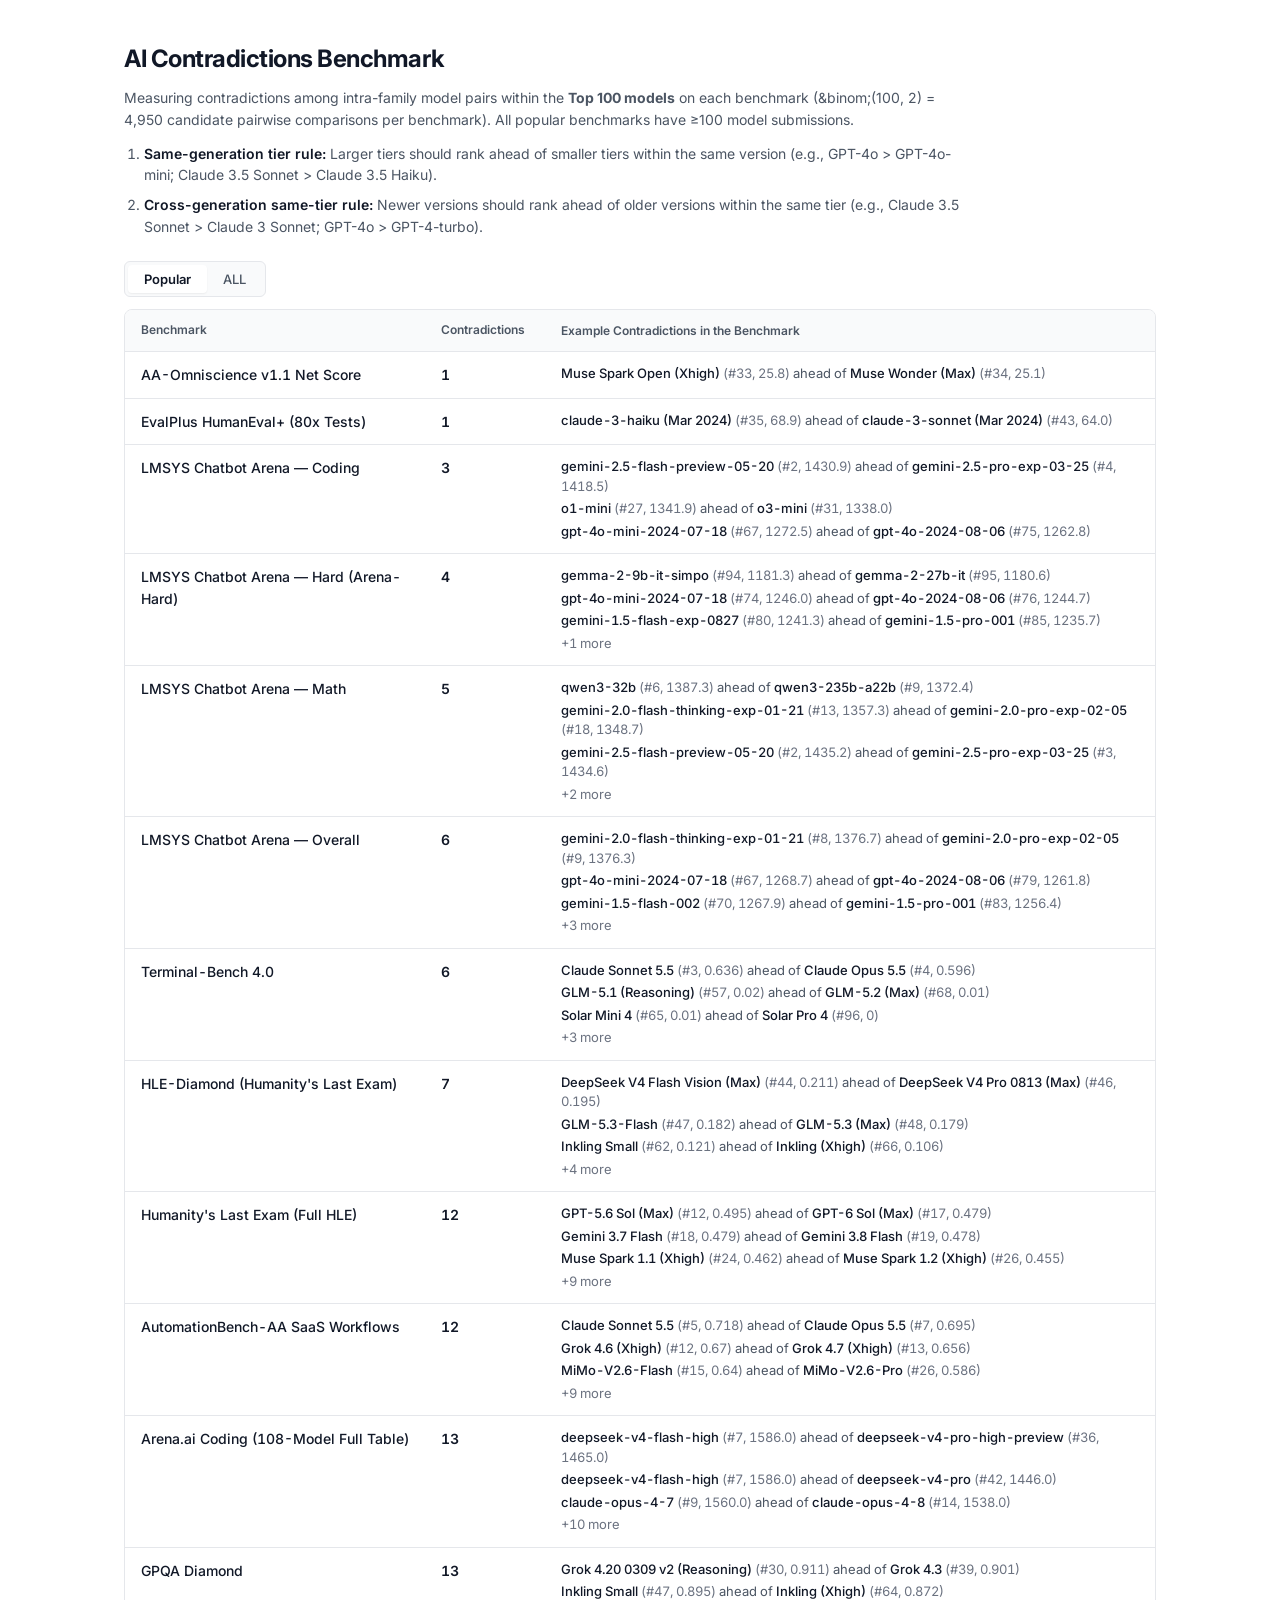
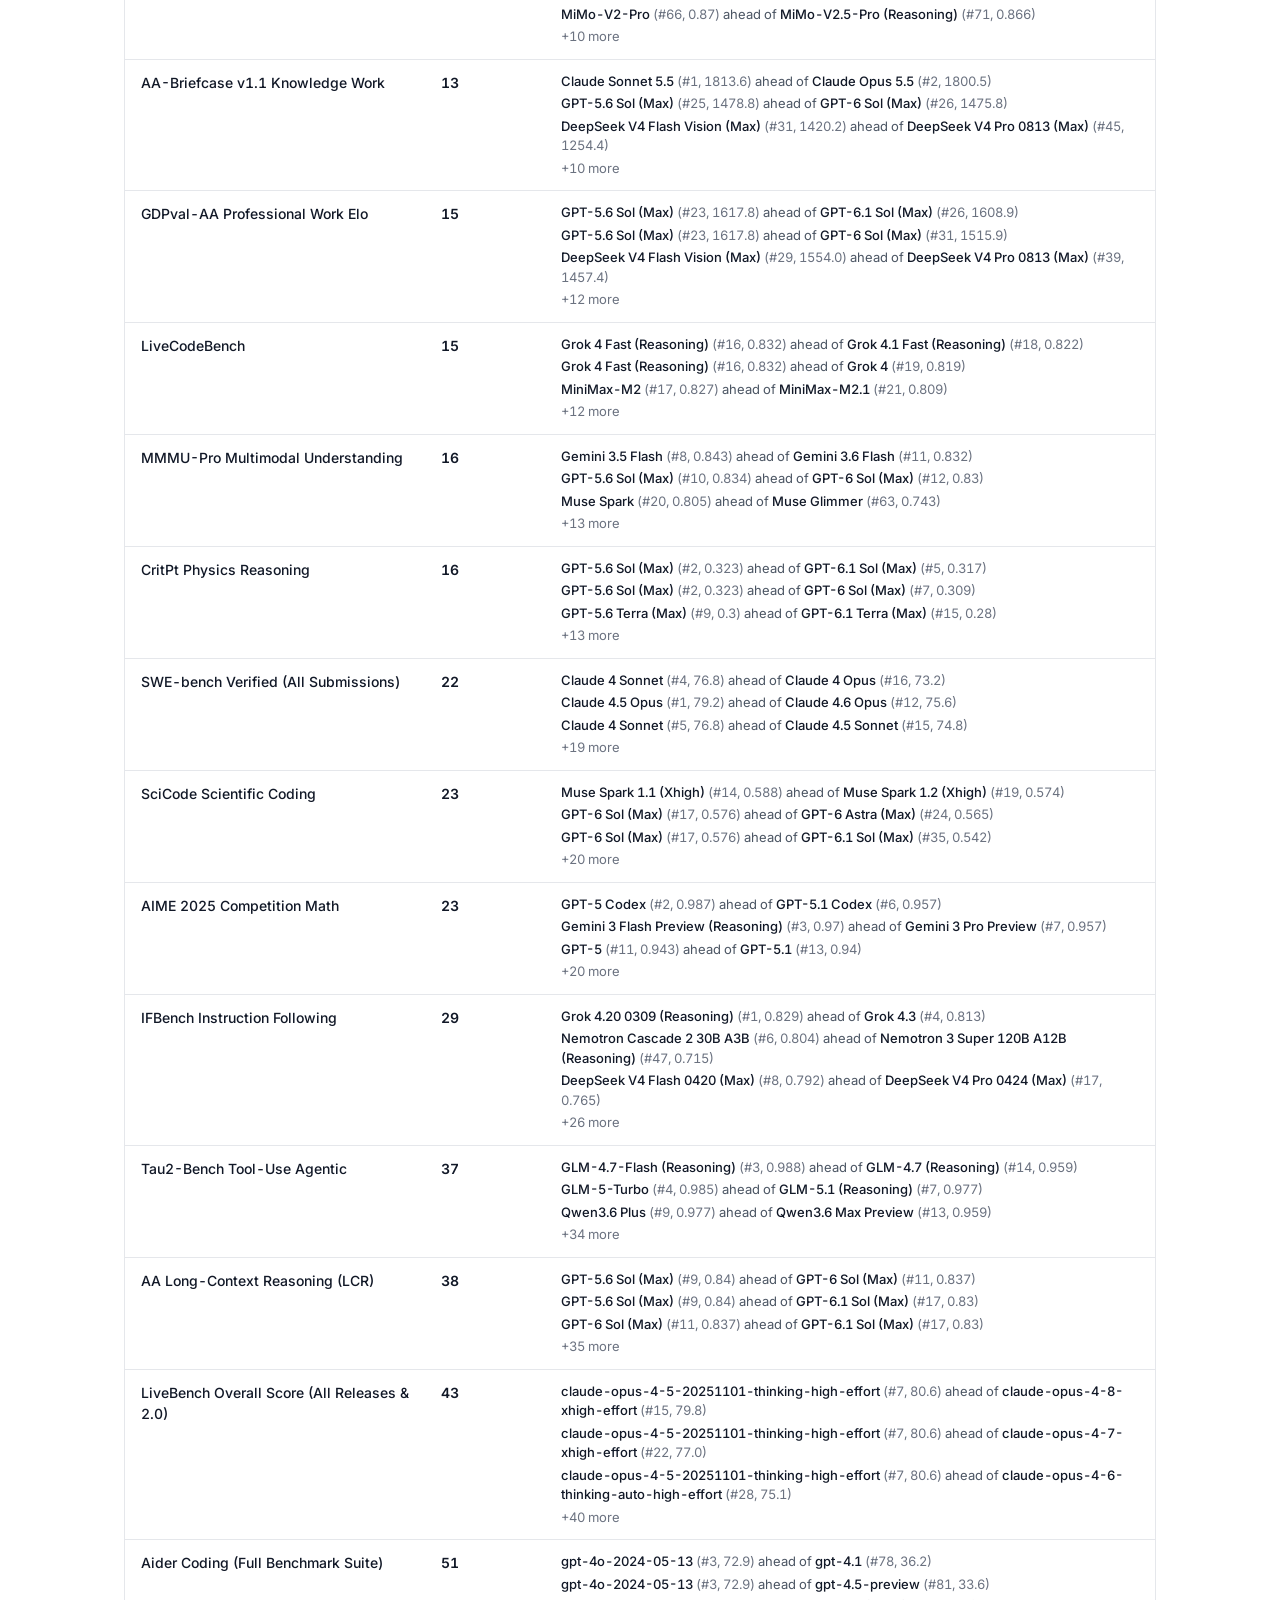
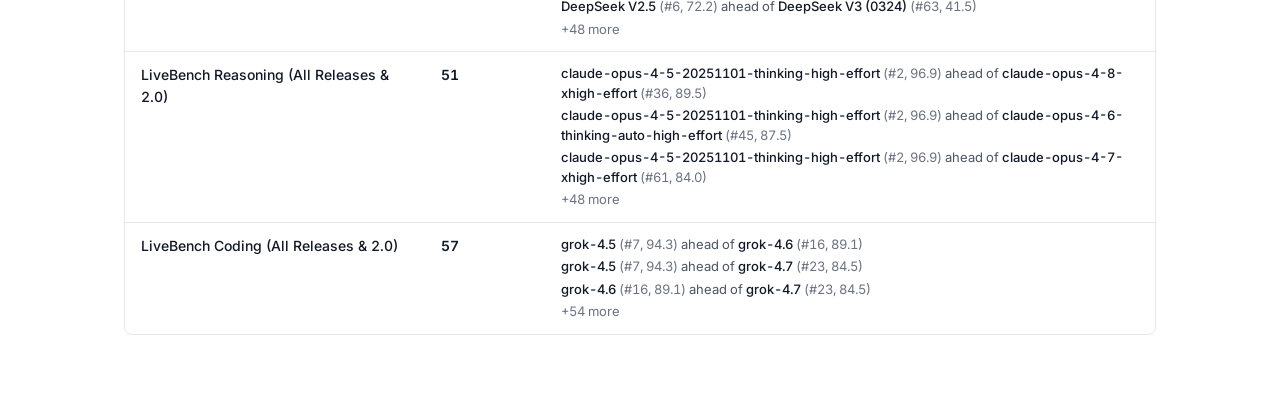
<file: index.html>
<!DOCTYPE html>
<html lang="en">
<head>
  <meta charset="UTF-8" />
  <meta name="viewport" content="width=device-width, initial-scale=1.0" />
  <title>AI Contradictions Benchmark</title>
  <meta name="description" content="Measuring the count of contradicted intra-family model pairs within the Top 100 ranked models across AI benchmarks." />
  <link rel="preconnect" href="https://fonts.googleapis.com">
  <link rel="preconnect" href="https://fonts.gstatic.com" crossorigin>
  <link href="https://fonts.googleapis.com/css2?family=Inter:wght@400;500;600;700&display=swap" rel="stylesheet">
  <link rel="stylesheet" href="styles.css" />
</head>
<body>
  <main class="container">
    <header class="page-header">
      <h1>AI Contradictions Benchmark</h1>
      <p class="intro">Measuring contradictions among intra-family model pairs within the <strong>Top 100 models</strong> on each benchmark (&binom;(100, 2) = 4,950 candidate pairwise comparisons per benchmark). All popular benchmarks have &ge;100 model submissions.</p>
      <ol class="rules-list">
        <li><strong>Same-generation tier rule:</strong> Larger tiers should rank ahead of smaller tiers within the same version (e.g., GPT-4o &gt; GPT-4o-mini; Claude 3.5 Sonnet &gt; Claude 3.5 Haiku).</li>
        <li><strong>Cross-generation same-tier rule:</strong> Newer versions should rank ahead of older versions within the same tier (e.g., Claude 3.5 Sonnet &gt; Claude 3 Sonnet; GPT-4o &gt; GPT-4-turbo).</li>
      </ol>
    </header>

    <div class="toolbar">
      <div class="view-toggle" role="tablist" aria-label="Benchmark view">
        <button type="button" id="btnPopular" class="toggle-btn active" data-view="popular_benchmarks">Popular</button>
        <button type="button" id="btnAll" class="toggle-btn" data-view="ALL">ALL</button>
      </div>
    </div>

    <div class="table-wrapper">
      <table class="clean-table" id="benchmarksTable">
        <thead>
          <tr>
            <th class="col-name">Benchmark</th>
            <th class="col-score">Contradictions</th>
            <th class="col-examples">Example Contradictions in the Benchmark</th>
          </tr>
        </thead>
        <tbody id="tableBody"></tbody>
      </table>
    </div>
  </main>

  <script src="data.js"></script>
  <script src="app.js"></script>
</body>
</html>
</file>
<file: styles.css>
:root {
  --bg: #ffffff;
  --bg-subtle: #f9fafb;
  --bg-hover: #f3f4f6;
  --text-main: #111827;
  --text-secondary: #4b5563;
  --text-muted: #6b7280;
  --border: #e5e7eb;
  --font-sans: 'Inter', -apple-system, BlinkMacSystemFont, 'Segoe UI', Roboto, sans-serif;
}

* {
  box-sizing: border-box;
  margin: 0;
  padding: 0;
}

body {
  background-color: var(--bg);
  color: var(--text-main);
  font-family: var(--font-sans);
  font-size: 14px;
  line-height: 1.55;
  -webkit-font-smoothing: antialiased;
}

.container {
  max-width: 1080px;
  margin: 0 auto;
  padding: 40px 24px 72px;
}

.page-header {
  max-width: 840px;
  margin-bottom: 24px;
}

.page-header h1 {
  font-size: 24px;
  font-weight: 700;
  letter-spacing: -0.02em;
  color: var(--text-main);
  margin-bottom: 10px;
}

.intro {
  font-size: 14px;
  color: var(--text-secondary);
  margin-bottom: 12px;
}

.rules-list {
  padding-left: 20px;
  color: var(--text-secondary);
  font-size: 14px;
  display: flex;
  flex-direction: column;
  gap: 8px;
}

.rules-list li strong {
  color: var(--text-main);
  font-weight: 600;
}

.toolbar {
  margin-bottom: 12px;
}

.view-toggle {
  display: inline-flex;
  background: var(--bg-subtle);
  border: 1px solid var(--border);
  border-radius: 6px;
  padding: 3px;
}

.toggle-btn {
  background: transparent;
  border: none;
  padding: 6px 16px;
  font-family: var(--font-sans);
  font-size: 13px;
  font-weight: 500;
  color: var(--text-secondary);
  border-radius: 4px;
  cursor: pointer;
}

.toggle-btn:hover {
  color: var(--text-main);
}

.toggle-btn.active {
  background: var(--bg);
  color: var(--text-main);
  font-weight: 600;
  box-shadow: 0 1px 2px rgba(0, 0, 0, 0.06);
}

.table-wrapper {
  border: 1px solid var(--border);
  border-radius: 8px;
  overflow-x: auto;
  background: var(--bg);
}

.clean-table {
  width: 100%;
  border-collapse: collapse;
  text-align: left;
  font-variant-numeric: tabular-nums;
}

.clean-table thead th {
  background: var(--bg-subtle);
  color: var(--text-secondary);
  font-size: 12px;
  font-weight: 600;
  padding: 11px 16px;
  border-bottom: 1px solid var(--border);
  white-space: nowrap;
}

.clean-table tbody tr {
  border-bottom: 1px solid var(--border);
}

.clean-table tbody tr:last-child {
  border-bottom: none;
}

.clean-table td {
  padding: 12px 16px;
  vertical-align: top;
}

.col-name {
  width: 300px;
  font-weight: 500;
  color: var(--text-main);
}

.col-score {
  width: 120px;
  font-weight: 600;
  color: var(--text-main);
  white-space: nowrap;
}

.col-examples {
  color: var(--text-secondary);
  font-size: 13px;
  line-height: 1.5;
}

.pair-list {
  list-style: none;
  display: flex;
  flex-direction: column;
  gap: 3px;
}

.pair-item strong {
  font-weight: 500;
  color: var(--text-main);
}

.pair-meta {
  color: var(--text-muted);
}

.none-label {
  color: var(--text-muted);
}

@media (max-width: 768px) {
  .container {
    padding: 24px 16px 48px;
  }
}
</file>
